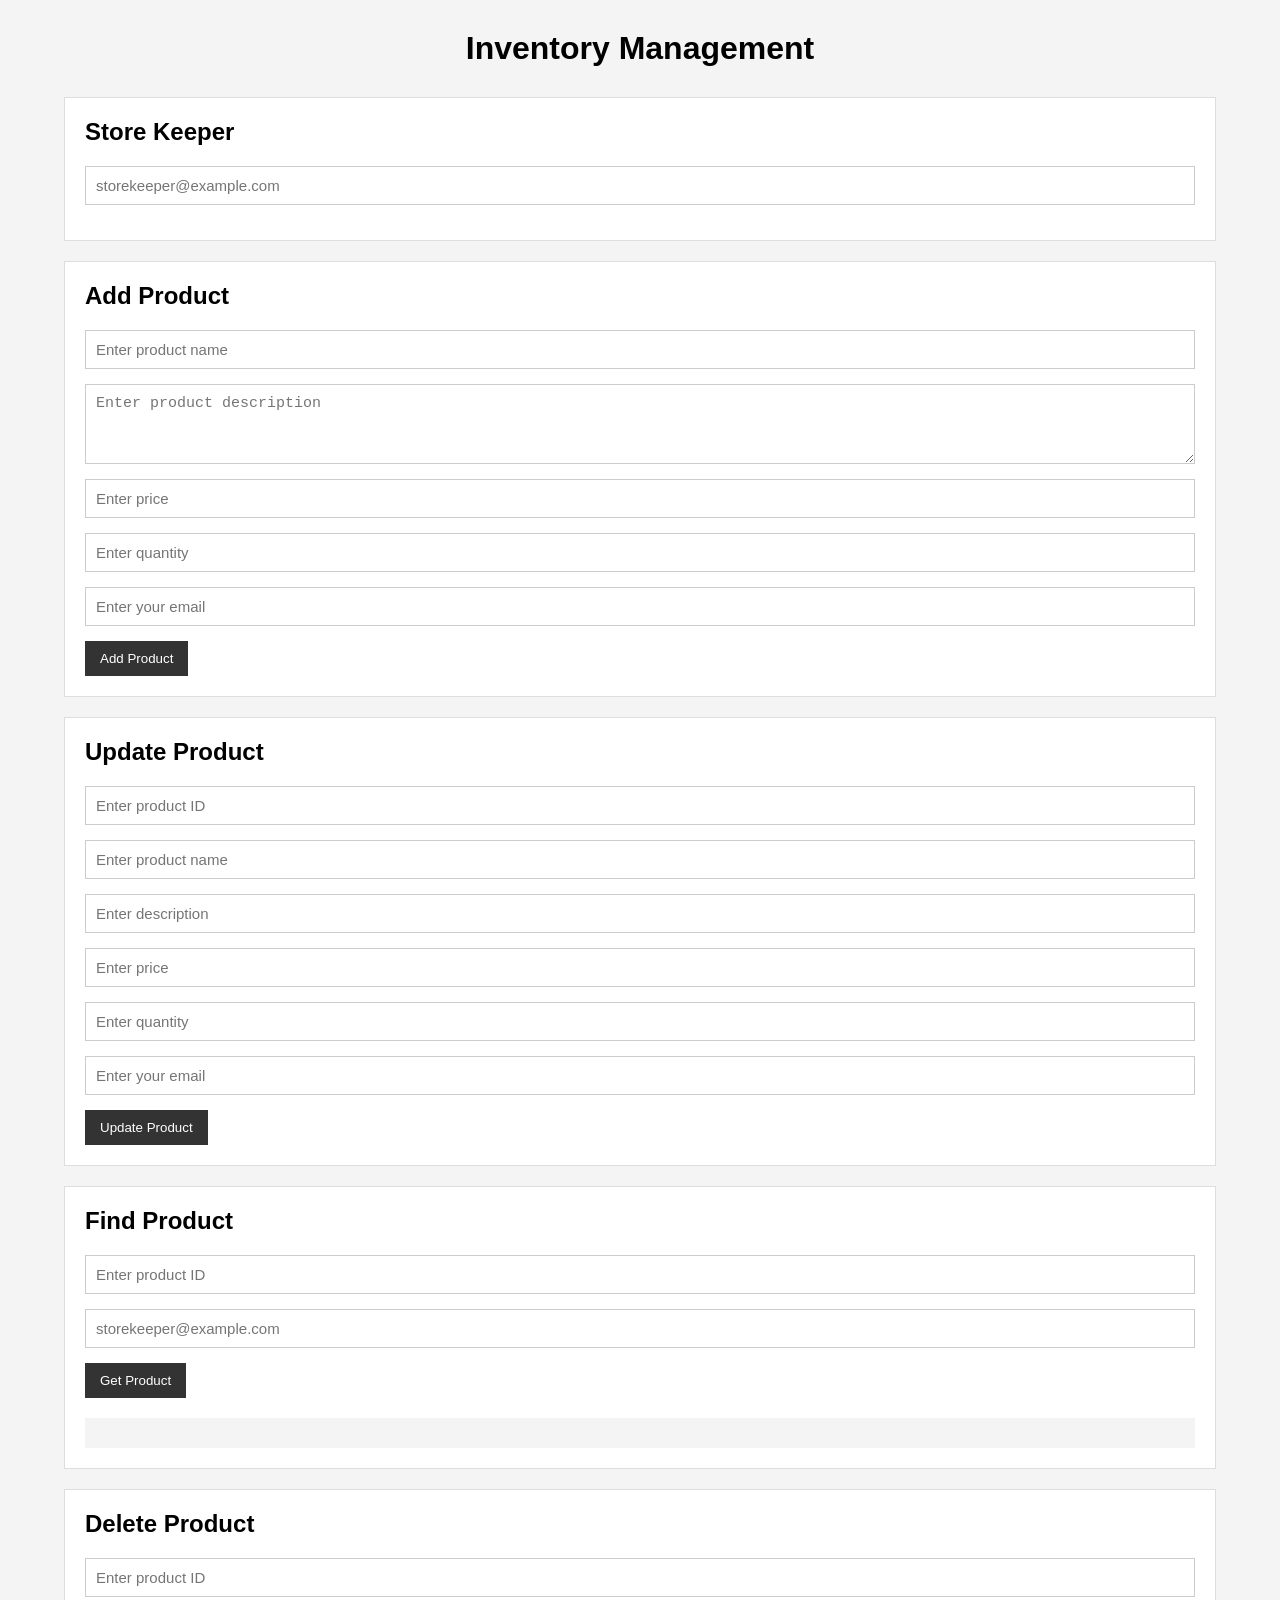
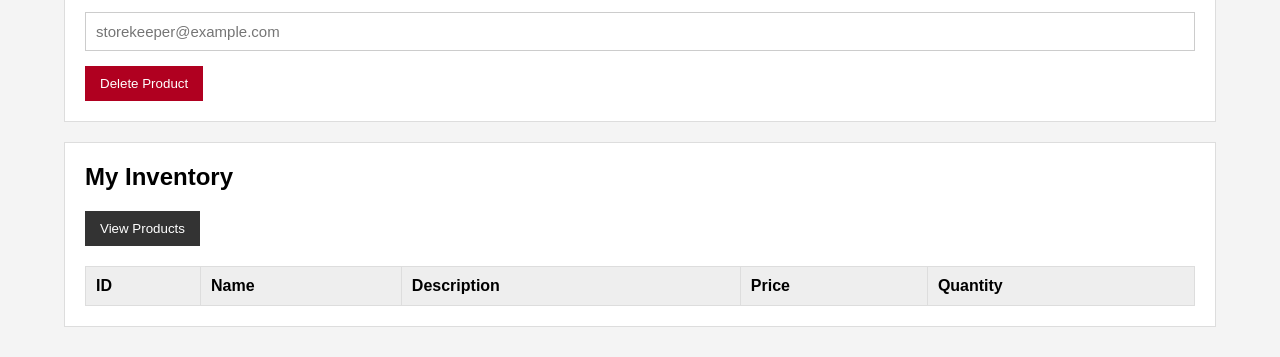
<file: product-list-with-cart-main/inventory-form-page/index.html>
<!DOCTYPE html>
<html lang="en">

<head>
    <meta charset="UTF-8">
    <meta name="viewport" content="width=device-width, initial-scale=1.0">

    <title>Inventory Management</title>

    <link rel="stylesheet" href="style.css">
</head>

<body>

    <div class="container">

        <h1>Inventory Management</h1>

        <div class="card">

            <h2>Store Keeper</h2>


            <input
                type="email"
                id="storeKeeperEmail"
                placeholder="storekeeper@example.com"
            >

        </div>


        <div class="card">

            <h2>Add Product</h2>

            <form id="addProductForm">


                <input
                    type="text"
                    id="productName"
                    placeholder="Enter product name"
                    required
                >


                <textarea
                    id="productDescription"
                    placeholder="Enter product description"
                    required
                ></textarea>


                <input
                    type="number"
                    id="productPrice"
                    placeholder="Enter price"
                    step="0.01"
                    required
                >


                <input
                    type="number"
                    id="productQuantity"
                    placeholder="Enter quantity"
                    required
                >


                <input
                    type="email"
                    id="addStoreKeeperEmail"
                    placeholder="Enter your email"
                    required
                >

                

                <button type="submit">
                    Add Product
                </button>

            </form>

        </div>


        <div class="card">

            <h2>Update Product</h2>

            <form id="updateProductForm">


                <input
                    type="text"
                    id="updateProductId"
                    placeholder="Enter product ID"
                    required
                >


                <input
                    type="text"
                    id="updateProductName"
                    placeholder="Enter product name"
                    required
                >


                <input
                    type="text"
                    id="updateProductDescription"
                    placeholder="Enter description"
                    required
                >


                <input
                    type="number"
                    id="updateProductPrice"
                    placeholder="Enter price"
                    step="0.01"
                    required
                >


                <input
                    type="number"
                    id="updateProductQuantity"
                    placeholder="Enter quantity"
                    required
                >

                

                <input
                    type="email"
                    id="updateStoreKeeperEmail"
                    placeholder="Enter your email"
                    required
                >

                <button type="submit">
                    Update Product
                </button>

            </form>

        </div>


        <div class="card">

            <h2>Find Product</h2>

            <form id="getProductForm">


                <input
                    type="text"
                    id="getProductId"
                    placeholder="Enter product ID"
                    required
                >

                
                <input
                    type="email"
                    id="getProductEmail"
                    placeholder="storekeeper@example.com"
                    required
                >

                <button type="submit">
                    Get Product
                </button>

            </form>

            <div id="productResult"></div>

        </div>


        <div class="card">

            <h2>Delete Product</h2>

            <form id="deleteProductForm">


                <input
                    type="text"
                    id="deleteProductId"
                    placeholder="Enter product ID"
                    required
                >

                

                <input
                    type="email"
                    id="deleteProductEmail"
                    placeholder="storekeeper@example.com"
                    required
                >

                <button type="submit" class="delete-button">
                    Delete Product
                </button>

            </form>

        </div>


        <div class="card">

            <h2>My Inventory</h2>

            <button id="getProductsButton">
                View Products
            </button>

            <table>

                <tr>
                    <th>ID</th>
                    <th>Name</th>
                    <th>Description</th>
                    <th>Price</th>
                    <th>Quantity</th>
                </tr>

                <tbody id="productList">

                </tbody>

            </table>

        </div>

    </div>

    <script src="script.js"></script>

</body>
</html>
</file>
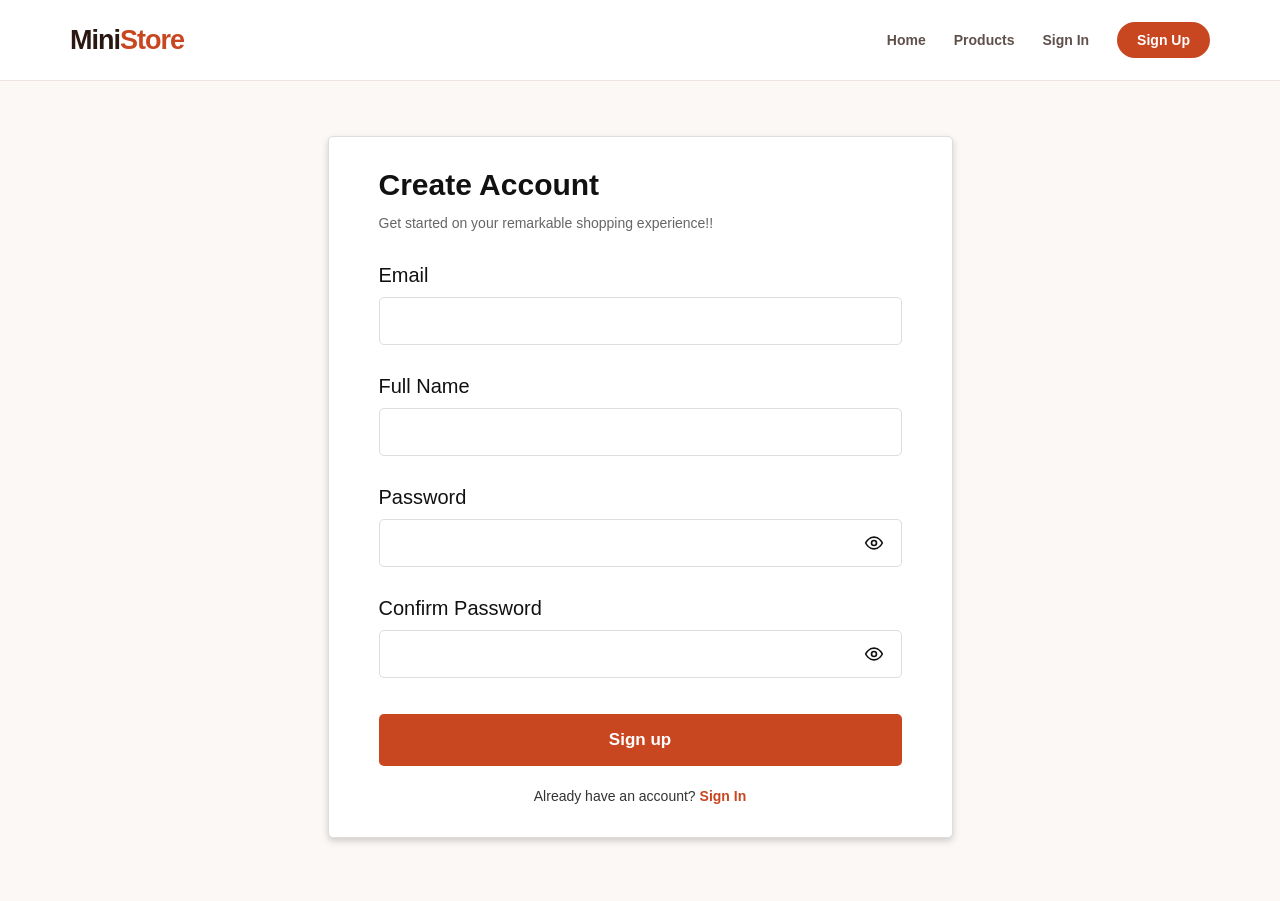
<file: product-list-with-cart-main/Auth/register.html>
<!DOCTYPE html>
<html lang="en">

<head>
  <meta charset="UTF-8">
  <meta name="viewport" content="width=device-width, initial-scale=1.0">

  <title>Create Account</title>

  <link rel="stylesheet" href="register.css">
</head>

<body>

  <header class="header">

    <div class="header-container">

      <a href="../LandingPage/landing.html" class="logo">
        Mini<span>Store</span>
      </a>

      <nav class="nav">

        <a href="../LandingPage/landing.html" class="nav-link">
          Home
        </a>

        <a href="../Cart/cart.html" class="nav-link">
          Products
        </a>

        <a href="signin.html" class="nav-link">
          Sign In
        </a>

        <a href="../Auth/register.html" class="signup-btn">
          Sign Up
        </a>

      </nav>

    </div>

  </header>

  <main class="page-content">

    <div class="signup-card">

      <div class="form-header">

        <h1>
          Create Account
        </h1>

        <p class="subtitle">
          Get started on your remarkable shopping experience!!
        </p>

      </div>

      <form id="register-form">

        <div class="form-group">

          <label for="email">
            Email
          </label>

          <input
            type="email"
            id="email"
            name="email"
            autocomplete="email"
            required
          >

        </div>

        <div class="form-group">

          <label for="fullname">
            Full Name
          </label>

          <input
            type="text"
            id="fullname"
            name="fullname"
            autocomplete="name"
            required
          >

        </div>

        <div class="form-group">

          <label for="password">
            Password
          </label>

          <div class="password-wrapper">

            <input
              type="password"
              id="password"
              name="password"
              autocomplete="new-password"
              required
            >

            <button
              type="button"
              class="password-toggle"
              id="password-toggle"
              aria-label="Show password"
            >

              <svg
                class="eye-icon eye-open"
                viewBox="0 0 24 24"
                aria-hidden="true"
              >
                <path
                  d="M2 12s3.5-7 10-7 10 7 10 7-3.5 7-10 7S2 12 2 12Z"
                  fill="none"
                  stroke="currentColor"
                  stroke-width="2"
                  stroke-linecap="round"
                  stroke-linejoin="round"
                />

                <circle
                  cx="12"
                  cy="12"
                  r="3"
                  fill="none"
                  stroke="currentColor"
                  stroke-width="2"
                />
              </svg>

            </button>

          </div>

        </div>

        <div class="form-group">

          <label for="confirm-password">
            Confirm Password
          </label>

          <div class="password-wrapper">

            <input
              type="password"
              id="confirm-password"
              name="confirm-password"
              autocomplete="new-password"
              required
            >

            <button
              type="button"
              class="password-toggle"
              id="confirm-password-toggle"
              aria-label="Show password"
            >

              <svg
                class="eye-icon eye-open"
                viewBox="0 0 24 24"
                aria-hidden="true"
              >
                <path
                  d="M2 12s3.5-7 10-7 10 7 10 7-3.5 7-10 7S2 12 2 12Z"
                  fill="none"
                  stroke="currentColor"
                  stroke-width="2"
                  stroke-linecap="round"
                  stroke-linejoin="round"
                />

                <circle
                  cx="12"
                  cy="12"
                  r="3"
                  fill="none"
                  stroke="currentColor"
                  stroke-width="2"
                />
              </svg>

            </button>

          </div>

        </div>

        <button
          type="submit"
          class="signup-button"
        >
          Sign up
        </button>

        <p class="signin-text">
          Already have an account?
          <a href="../Auth/signin.html" class="signin-link">
            Sign In
          </a>
        </p>

      </form>

    </div>

  </main>


  <script src="register.js"></script>

</body>

</html>
</file>
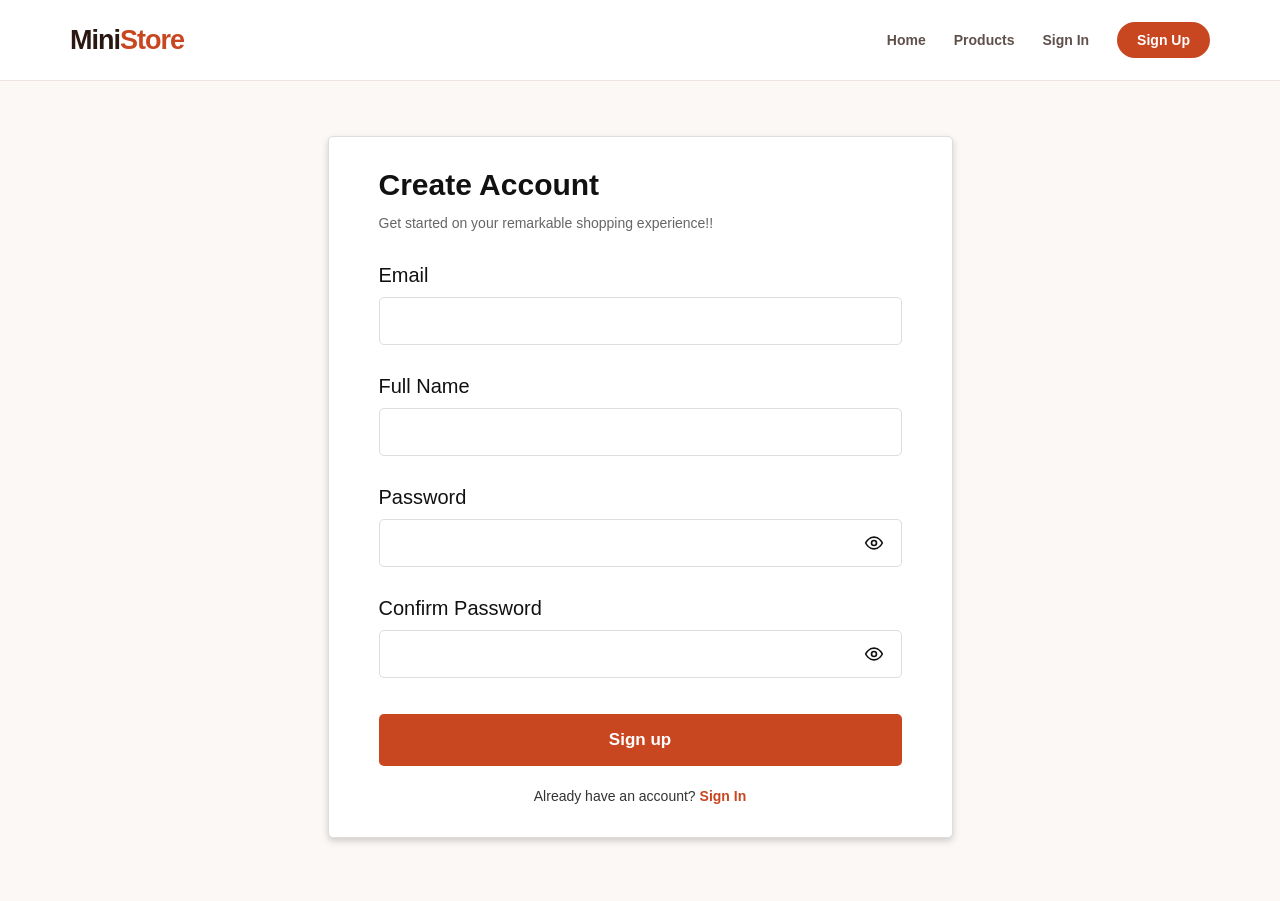
<file: product-list-with-cart-main/Auth/signin.html>
<!DOCTYPE html>
<html lang="en">

<head>
  <meta charset="UTF-8">
  <meta name="viewport" content="width=device-width, initial-scale=1.0">

  <title>MiniStore - Sign In</title>

  <link rel="stylesheet" href="signin.css">
</head>

<body>

  <header class="header">

    <div class="header-container">

      <a href="../LandingPage/landing.html" class="logo">
        Mini<span>Store</span>
      </a>

      <nav class="nav">

        <a href="../LandingPage/landing.html" class="nav-link">
          Home
        </a>

        <a href="../Cart/cart.html" class="nav-link">
          Products
        </a>

        <a href="../Auth/signin.html" class="nav-link">
          Sign In
        </a>

        <a href="../Auth/register.html" class="signup-btn">
          Sign Up
        </a>

      </nav>

    </div>

  </header>

  <main class="page-content">

    <div class="signin-card">

      <div class="form-header">

        <h1>
          Welcome Back
        </h1>

        <p class="subtitle">
          Sign In To Your Account
        </p>

      </div>


      <form id="signin-form">

        <div class="form-group">

          <label for="email">
            Email
          </label>

          <input
            type="email"
            id="email"
            name="email"
            autocomplete="email"
            required
          >

        </div>

        <div class="form-group">

          <label for="password">
            Password
          </label>

          <div class="password-wrapper">

            <input
              type="password"
              id="password"
              name="password"
              autocomplete="current-password"
              required
            >

            <button
              type="button"
              class="password-toggle"
              id="password-toggle"
              aria-label="Show password"
            >

              <svg
                class="eye-icon"
                viewBox="0 0 24 24"
                aria-hidden="true"
              >

                <path
                  d="M2 12s3.5-7 10-7 10 7 10 7-3.5 7-10 7S2 12 2 12Z"
                  fill="none"
                  stroke="currentColor"
                  stroke-width="2"
                  stroke-linecap="round"
                  stroke-linejoin="round"
                />

                <circle
                  cx="12"
                  cy="12"
                  r="3"
                  fill="none"
                  stroke="currentColor"
                  stroke-width="2"
                />

              </svg>

            </button>

          </div>

        </div>

        <p class="forgot-password">
          <a href="#">
            Forgot Password?
          </a>
        </p>

        <button
          type="submit"
          class="signin-button"
        >
          Sign In
        </button>

        <p class="signup-text">
          Dont have an account?
          <a href="../Auth/register.html">
            Sign Up
          </a>
        </p>

      </form>

    </div>

  </main>


  <script src="signin.js"></script>

</body>

</html>
</file>
<file: product-list-with-cart-main/inventory-form-page/style.css>
* {
    margin: 0;
    padding: 0;
    box-sizing: border-box;
}

body {
    font-family: Arial, sans-serif;
    background-color: #f4f4f4;
}

.container {
    width: 90%;
    margin: 30px auto;
}

h1 {
    text-align: center;
    margin-bottom: 30px;
}

.card {
    background-color: white;
    padding: 20px;
    margin-bottom: 20px;
    border: 1px solid #ddd;
}

h2 {
    margin-bottom: 20px;
}

form {
    display: flex;
    flex-direction: column;
}

label {
    margin-bottom: 5px;
}

input,
textarea {
    width: 100%;
    padding: 10px;
    margin-bottom: 15px;
    border: 1px solid #ccc;
    font-size: 15px;
}

textarea {
    height: 80px;
}

button {
    width: fit-content;
    padding: 10px 15px;
    background-color: #333;
    color: white;
    border: none;
    cursor: pointer;
}

button:hover {
    background-color: #555;
}

.delete-button {
    background-color: #b00020;
}

#productResult {
    margin-top: 20px;
    padding: 15px;
    background-color: #f4f4f4;
}

#productResult p {
    margin: 8px 0;
}

table {
    width: 100%;
    margin-top: 20px;
    border-collapse: collapse;
}

th,
td {
    padding: 10px;
    border: 1px solid #ddd;
    text-align: left;
}

th {
    background-color: #eee;
}
</file>
<file: product-list-with-cart-main/Auth/register.css>
* {
  margin: 0;
  padding: 0;
  box-sizing: border-box;
}


html {
  width: 100%;
  min-height: 100%;
}


body {
  font-family: Arial, Helvetica, sans-serif;

  background-color: #fcf8f5;

  min-height: 100vh;

  width: 100%;
}


/*  HEADER*/

.header {
  width: 100%;

  background-color: #ffffff;

  border-bottom: 1px solid #eee4df;

  position: sticky;

  top: 0;

  z-index: 1000;
}


.header-container {
  width: 100%;

  max-width: 1200px;

  min-height: 80px;

  margin: 0 auto;

  padding: 0 30px;

  display: flex;

  justify-content: space-between;

  align-items: center;

  gap: 30px;
}


.logo {
  display: inline-block;

  font-size: 27px;

  font-weight: 800;

  letter-spacing: -1px;

  color: #2b1712;

  text-decoration: none;

  white-space: nowrap;
}


.logo span {
  color: #c84620;
}


/*  NAVIGATION*/

.nav {
  display: flex;

  align-items: center;

  justify-content: flex-end;

  gap: 28px;

  flex-wrap: wrap;
}


.nav-link {
  font-size: 14px;

  font-weight: 600;

  color: #5f504b;

  text-decoration: none;

  transition: 0.3s;

  white-space: nowrap;
}


.nav-link:hover {
  color: #c84620;
}


.signup-btn {
  background-color: #c84620;

  color: white;

  padding: 10px 20px;

  border-radius: 25px;

  font-size: 14px;

  font-weight: 600;

  text-decoration: none;

  transition: 0.3s;

  white-space: nowrap;
}


.signup-btn:hover {
  background-color: rgb(27, 97, 27);
}


/* PAGE CONTENT*/

.page-content {
  width: 100%;

  min-height: calc(100vh - 80px);

  display: flex;

  justify-content: center;

  align-items: flex-start;

  padding: 55px 20px 60px;
}


/*SIGNUP CARD*/

.signup-card {

  width: 100%;

  max-width: 625px;

  background-color: #ffffff;

  border: 1px solid #dddddd;

  border-radius: 5px;

  box-shadow: 0 3px 7px rgba(0, 0, 0, 0.18);

  overflow: hidden;

}


/*  FORM HEADER */

.form-header {

  padding: 30px 50px 0;

}


h1 {

  font-size: 30px;

  font-weight: 600;

  color: #111111;

  margin-bottom: 10px;

  line-height: 1.2;
}


.subtitle {

  font-size: 14px;

  color: #666666;

  margin-bottom: 28px;

  line-height: 1.5;
}


/*  FORM*/

form {

  width: 100%;

  padding: 0 50px 30px;

}


/*FORM GROUP*/

.form-group {

  width: 100%;

  margin-bottom: 28px;

}


.form-group label {

  display: block;

  font-size: 20px;

  color: #111111;

  margin-bottom: 9px;

  line-height: 1.3;
}


/* INPUT FIELDS*/

input[type="email"],
input[type="text"],
input[type="password"] {

  width: 100%;

  height: 48px;

  padding: 10px 14px;

  border: 1px solid #dddddd;

  border-radius: 5px;

  background-color: #ffffff;

  font-size: 16px;

  outline: none;

  transition: border-color 0.2s ease;

}


input:focus {

  border-color: rgb(27, 97, 27);

}


/* PASSWORD FIELD*/

.password-wrapper {

  position: relative;

  width: 100%;
}


.password-wrapper input[type="password"],
.password-wrapper input[type="text"] {

  padding-right: 50px;

}


.password-toggle {

  position: absolute;

  top: 50%;

  right: 12px;

  transform: translateY(-50%);

  width: 32px;

  height: 32px;

  padding: 0;

  border: none;

  background: transparent;

  color: #111111;

  cursor: pointer;

  display: flex;

  align-items: center;

  justify-content: center;
}


.password-toggle:hover {

  opacity: 0.7;

}


.password-toggle:focus {

  outline: none;
}


.eye-icon {

  width: 20px;

  height: 20px;

  display: block;
}


/* SIGN UP BUTTON*/

.signup-button {

  width: 100%;

  height: 52px;

  padding: 14px;

  margin-top: 8px;

  margin-bottom: 20px;

  background-color: #c84620;
 

  color: white;

  border: none;

  border-radius: 5px;

  font-size: 17px;

  font-weight: bold;

  cursor: pointer;

  transition: background-color 0.2s ease;
}


.signup-button:hover {

  background-color:  rgb(27, 97, 27);

}


.signup-button:disabled {

  opacity: 0.7;

  cursor: not-allowed;
}


/* SIGN IN LINK*/

.signin-text {

  text-align: center;

  font-size: 14px;

  color: #333333;

  line-height: 1.5;
}


.signin-text a {

  color:  #c84620;

  font-weight: bold;

  text-decoration: none;
}


.signin-text a:hover {

  text-decoration: underline;

}


/* FORM VALIDATION ERRORS*/

.input-error {

  border-color: #d32f2f !important;

  box-shadow:
    0 0 0 2px rgba(211, 47, 47, 0.08);
}


.error-message {

  display: block;

  margin-top: 6px;

  color: #d32f2f;

  font-size: 13px;

  line-height: 1.4;
}


.form-error-message {

  width: 100%;

  margin-bottom: 15px;

  padding: 12px;

  background-color: #fff1f1;

  border: 1px solid #f0b5b5;

  border-radius: 5px;

  color: #c62828;

  font-size: 14px;

  line-height: 1.5;
}


/*  TABLET*/

@media (max-width: 700px) {

  .header-container {

    min-height: 70px;

    padding: 15px 25px;

  }


  .nav {

    gap: 18px;

  }


  .nav-link {

    font-size: 13px;

  }


  .signup-btn {

    padding: 9px 17px;

    font-size: 13px;

  }


  .page-content {

    padding: 40px 15px 50px;

  }


  .signup-card {

    max-width: 100%;

  }


  .form-header {

    padding: 30px 30px 0;

  }


  form {

    padding: 0 30px 30px;

  }


  h1 {

    font-size: 27px;

  }


  .form-group label {

    font-size: 18px;

  }

}


/*  MOBILE*/

@media (max-width: 550px) {

  .header-container {

    flex-direction: column;

    justify-content: center;

    align-items: center;

    gap: 15px;

    padding: 18px 20px;

  }


  .logo {

    font-size: 25px;

  }


  .nav {

    width: 100%;

    justify-content: center;

    gap: 14px 18px;

  }


  .nav-link {

    font-size: 13px;

  }


  .signup-btn {

    padding: 8px 15px;

  }


  .page-content {

    padding: 30px 12px 40px;

  }


  .signup-card {

    width: 100%;

  }


  .form-header {

    padding: 25px 22px 0;

  }


  form {

    padding: 0 22px 25px;

  }


  h1 {

    font-size: 25px;

  }


  .subtitle {

    font-size: 13px;

    line-height: 1.5;

  }


  .form-group {

    margin-bottom: 22px;

  }


  .form-group label {

    font-size: 17px;

  }


  input[type="email"],
  input[type="text"],
  input[type="password"] {

    height: 46px;

    font-size: 15px;

  }


  .signup-button {

    height: 50px;

  }

}


/*VERY SMALL MOBILE*/

@media (max-width: 380px) {

  .header-container {

    padding: 15px 12px;

  }


  .logo {

    font-size: 23px;

  }


  .nav {

    gap: 10px 13px;

  }


  .nav-link {

    font-size: 12px;

  }


  .signup-btn {

    padding: 8px 13px;

    font-size: 12px;

  }


  .page-content {

    padding: 20px 10px 30px;

  }


  .form-header {

    padding: 22px 18px 0;

  }


  form {

    padding: 0 18px 22px;

  }


  h1 {

    font-size: 23px;

  }


  .subtitle {

    font-size: 12px;

  }


  .form-group label {

    font-size: 16px;

  }


  input[type="email"],
  input[type="text"],
  input[type="password"] {

    height: 44px;

    font-size: 14px;

  }


  .signup-button {

    font-size: 16px;

  }


  .signin-text {

    font-size: 13px;

  }

}
</file>
<file: product-list-with-cart-main/Auth/signin.css>
* {
  margin: 0;
  padding: 0;
  box-sizing: border-box;
}


html {
  width: 100%;
  min-height: 100%;
}


body {
  font-family: Arial, Helvetica, sans-serif;

  background-color: #fcf8f5;

  min-height: 100vh;

  width: 100%;
}

.header {
  width: 100%;

  background-color: #ffffff;

  border-bottom: 1px solid #eee4df;

  position: sticky;

  top: 0;

  z-index: 1000;
}


.header-container {
  width: 100%;

  max-width: 1200px;

  min-height: 80px;

  margin: 0 auto;

  padding: 0 30px;

  display: flex;

  justify-content: space-between;

  align-items: center;

  gap: 30px;
}

.logo {
  display: inline-block;

  font-size: 27px;

  font-weight: 800;

  letter-spacing: -1px;

  color: #2b1712;

  text-decoration: none;

  white-space: nowrap;
}


.logo span {
  color: #c84620;
}

.nav {
  display: flex;

  align-items: center;

  justify-content: flex-end;

  gap: 28px;

  flex-wrap: wrap;
}


.nav-link {
  font-size: 14px;

  font-weight: 600;

  color: #5f504b;

  text-decoration: none;

  transition: 0.3s;

  white-space: nowrap;
}


.nav-link:hover {
  color: #c84620;
}


.signup-btn {
  background-color: #c84620;

  color: white;

  padding: 10px 20px;

  border-radius: 25px;

  font-size: 14px;

  font-weight: 600;

  text-decoration: none;

  transition: 0.3s;

  white-space: nowrap;
}


.signup-btn:hover {
  background-color: rgb(27, 97, 27);
}

.page-content {
  width: 100%;

  min-height: calc(100vh - 80px);

  display: flex;

  justify-content: center;

  align-items: flex-start;

  padding: 65px 20px 60px;
}

.signin-card {

  width: 100%;

  max-width: 625px;

  background-color: #ffffff;

  border: 1px solid #dddddd;

  border-radius: 5px;

  box-shadow: 0 3px 7px rgba(0, 0, 0, 0.18);

  overflow: hidden;
}


.form-header {

  padding: 30px 50px 0;
}


h1 {

  font-size: 30px;

  font-weight: 600;

  color: #111111;

  margin-bottom: 10px;

  line-height: 1.2;
}


.subtitle {

  font-size: 14px;

  color: #666666;

  margin-bottom: 28px;

  line-height: 1.5;
}

form {

  width: 100%;

  padding: 0 50px 35px;
}


.form-group {

  width: 100%;

  margin-bottom: 28px;
}


.form-group label {

  display: block;

  font-size: 20px;

  color: #111111;

  margin-bottom: 9px;

  line-height: 1.3;
}


input[type="email"],
input[type="password"],
input[type="text"] {

  width: 100%;

  height: 48px;

  padding: 10px 14px;

  border: 1px solid #dddddd;

  border-radius: 5px;

  background-color: #ffffff;

  font-size: 16px;

  outline: none;

  transition: border-color 0.2s ease;
}


input:focus {

  border-color: rgb(27, 97, 27);
}


.password-wrapper {

  position: relative;

  width: 100%;
}


.password-wrapper input {

  padding-right: 50px;
}


.password-toggle {

  position: absolute;

  top: 50%;

  right: 12px;

  transform: translateY(-50%);

  width: 32px;

  height: 32px;

  padding: 0;

  border: none;

  background: transparent;

  color: #111111;

  cursor: pointer;

  display: flex;

  align-items: center;

  justify-content: center;
}


.password-toggle:hover {

  opacity: 0.7;
}


.password-toggle:focus {

  outline: none;
}


.eye-icon {

  width: 20px;

  height: 20px;

  display: block;
}


.forgot-password {

  font-size: 13px;

  margin-top: -10px;

  margin-bottom: 22px;
}


.forgot-password a {

  color: #333333;

  text-decoration: underline;
}


.signin-button {

  width: 100%;

  height: 52px;

  padding: 14px;

  background-color: #c84620;

  color: white;

  border: none;

  border-radius: 6px;

  font-size: 17px;

  font-weight: bold;

  cursor: pointer;

  margin-bottom: 20px;

  transition: background-color 0.2s ease;
}


.signin-button:hover {

  background-color: #0b630b;
}


.signin-button:disabled {

  opacity: 0.7;

  cursor: not-allowed;
}


.signup-text {

  text-align: center;

  font-size: 14px;

  line-height: 1.5;
}


.signup-text a {

  color: #c84620;

  font-weight: bold;

  text-decoration: none;
}


.signup-text a:hover {

  text-decoration: underline;
}


.input-error {

  border-color: #d32f2f !important;

  box-shadow:
    0 0 0 2px rgba(211, 47, 47, 0.08);
}


.error-message {

  display: block;

  margin-top: 6px;

  color: #d32f2f;

  font-size: 13px;

  line-height: 1.4;
}


.form-error-message {

  width: 100%;

  margin-bottom: 15px;

  padding: 12px;

  background-color: #fff1f1;

  border: 1px solid #f0b5b5;

  border-radius: 5px;

  color: #c62828;

  font-size: 14px;

  line-height: 1.5;
}


/* TABLET*/

@media (max-width: 700px) {

  .header-container {

    min-height: 70px;

    padding: 15px 25px;
  }


  .nav {

    gap: 18px;
  }


  .nav-link {

    font-size: 13px;
  }


  .signup-btn {

    padding: 9px 17px;

    font-size: 13px;
  }


  .page-content {

    padding: 40px 15px 50px;
  }


  .signin-card {

    max-width: 100%;
  }


  .form-header {

    padding: 30px 30px 0;
  }


  form {

    padding: 0 30px 30px;
  }


  h1 {

    font-size: 27px;
  }


  .form-group label {

    font-size: 18px;
  }

}


/* MOBILE*/

@media (max-width: 550px) {

  .header-container {

    flex-direction: column;

    justify-content: center;

    align-items: center;

    gap: 15px;

    padding: 18px 20px;
  }


  .logo {

    font-size: 25px;
  }


  .nav {

    width: 100%;

    justify-content: center;

    gap: 14px 18px;
  }


  .nav-link {

    font-size: 13px;
  }


  .signup-btn {

    padding: 8px 15px;
  }


  .page-content {

    padding: 30px 12px 40px;
  }


  .signin-card {

    width: 100%;
  }


  .form-header {

    padding: 25px 22px 0;
  }


  form {

    padding: 0 22px 25px;
  }


  h1 {

    font-size: 25px;
  }


  .subtitle {

    font-size: 13px;

    line-height: 1.5;
  }


  .form-group {

    margin-bottom: 22px;
  }


  .form-group label {

    font-size: 17px;
  }


  input[type="email"],
  input[type="password"] {

    height: 46px;

    font-size: 15px;
  }


  .signin-button {

    height: 50px;
  }

}


/*VERY SMALL MOBILE*/

@media (max-width: 380px) {

  .header-container {

    padding: 15px 12px;
  }


  .logo {

    font-size: 23px;
  }


  .nav {

    gap: 10px 13px;
  }


  .nav-link {

    font-size: 12px;
  }


  .signup-btn {

    padding: 8px 13px;

    font-size: 12px;
  }


  .page-content {

    padding: 20px 10px 30px;
  }


  .form-header {

    padding: 22px 18px 0;
  }


  form {

    padding: 0 18px 22px;
  }


  h1 {

    font-size: 23px;
  }


  .subtitle {

    font-size: 12px;
  }


  .form-group label {

    font-size: 16px;
  }


  input[type="email"],
  input[type="password"] {

    height: 44px;

    font-size: 14px;
  }


  .signin-button {

    font-size: 16px;
  }


  .signup-text,
  .forgot-password {

    font-size: 13px;
  }

}
</file>
